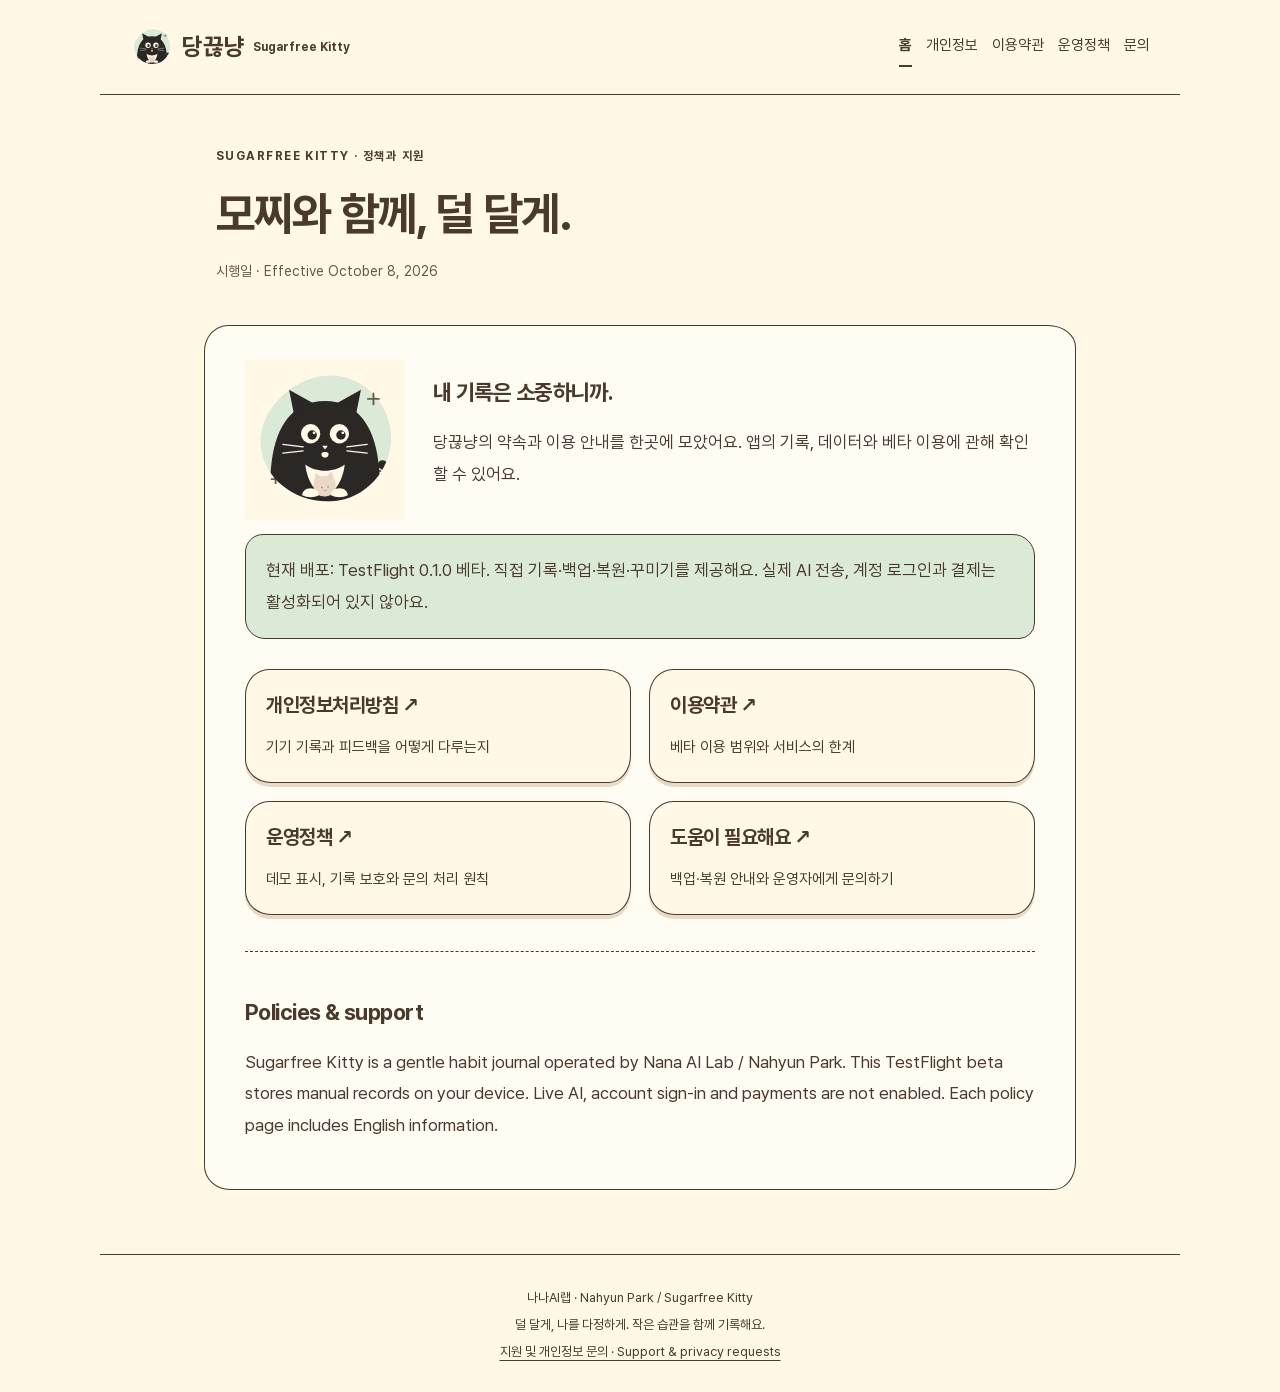
<file: index.html>
<!doctype html>
<html lang="ko"><head><meta charset="utf-8"><meta name="viewport" content="width=device-width,initial-scale=1"><meta name="color-scheme" content="light"><meta name="description" content="당끊냥 Sugarfree Kitty의 개인정보처리방침, 이용약관, 운영정책과 지원 안내."><title>모찌와 함께, 덜 달게. · 당끊냥</title><link rel="canonical" href="https://nahyun-park.github.io/sugarfree-kitty-support/"><link rel="icon" href="./assets/sugar-cat.svg"><link rel="stylesheet" href="./style.css"></head>
<body><a class="skip" href="#main">본문으로</a><header><a class="brand" href="./"><img src="./assets/sugar-cat.svg" width="44" height="44" alt="">당끊냥 <small>Sugarfree Kitty</small></a><nav aria-label="정책 메뉴"><a href="./" aria-current="page">홈</a><a href="./privacy/">개인정보</a><a href="./terms/">이용약관</a><a href="./operations/">운영정책</a><a href="./support/">문의</a></nav></header>
<main id="main"><div class="heading"><p class="eyebrow">SUGARFREE KITTY · 정책과 지원</p><h1>모찌와 함께, 덜 달게.</h1><p class="date">시행일 · Effective October 8, 2026</p></div><article><div class="welcome"><img src="./assets/sugar-cat.svg" width="160" height="160" alt="당끊냥 고양이 모찌"><div><h2>내 기록은 소중하니까.</h2><p>당끊냥의 약속과 이용 안내를 한곳에 모았어요. 앱의 기록, 데이터와 베타 이용에 관해 확인할 수 있어요.</p></div></div><p class="callout">현재 배포: TestFlight 0.1.0 베타. 직접 기록·백업·복원·꾸미기를 제공해요. 실제 AI 전송, 계정 로그인과 결제는 활성화되어 있지 않아요.</p><div class="cards"><a href="privacy/"><h2>개인정보처리방침 ↗</h2><p>기기 기록과 피드백을 어떻게 다루는지</p></a><a href="terms/"><h2>이용약관 ↗</h2><p>베타 이용 범위와 서비스의 한계</p></a><a href="operations/"><h2>운영정책 ↗</h2><p>데모 표시, 기록 보호와 문의 처리 원칙</p></a><a href="support/"><h2>도움이 필요해요 ↗</h2><p>백업·복원 안내와 운영자에게 문의하기</p></a></div><section lang="en"><h2>Policies & support</h2><p>Sugarfree Kitty is a gentle habit journal operated by Nana AI Lab / Nahyun Park. This TestFlight beta stores manual records on your device. Live AI, account sign-in and payments are not enabled. Each policy page includes English information.</p></section></article></main>
<footer><p>나나AI랩 · Nahyun Park / Sugarfree Kitty</p><p>덜 달게, 나를 다정하게. 작은 습관을 함께 기록해요.</p><a href="./support/">지원 및 개인정보 문의 · Support & privacy requests</a></footer></body></html>
</file>
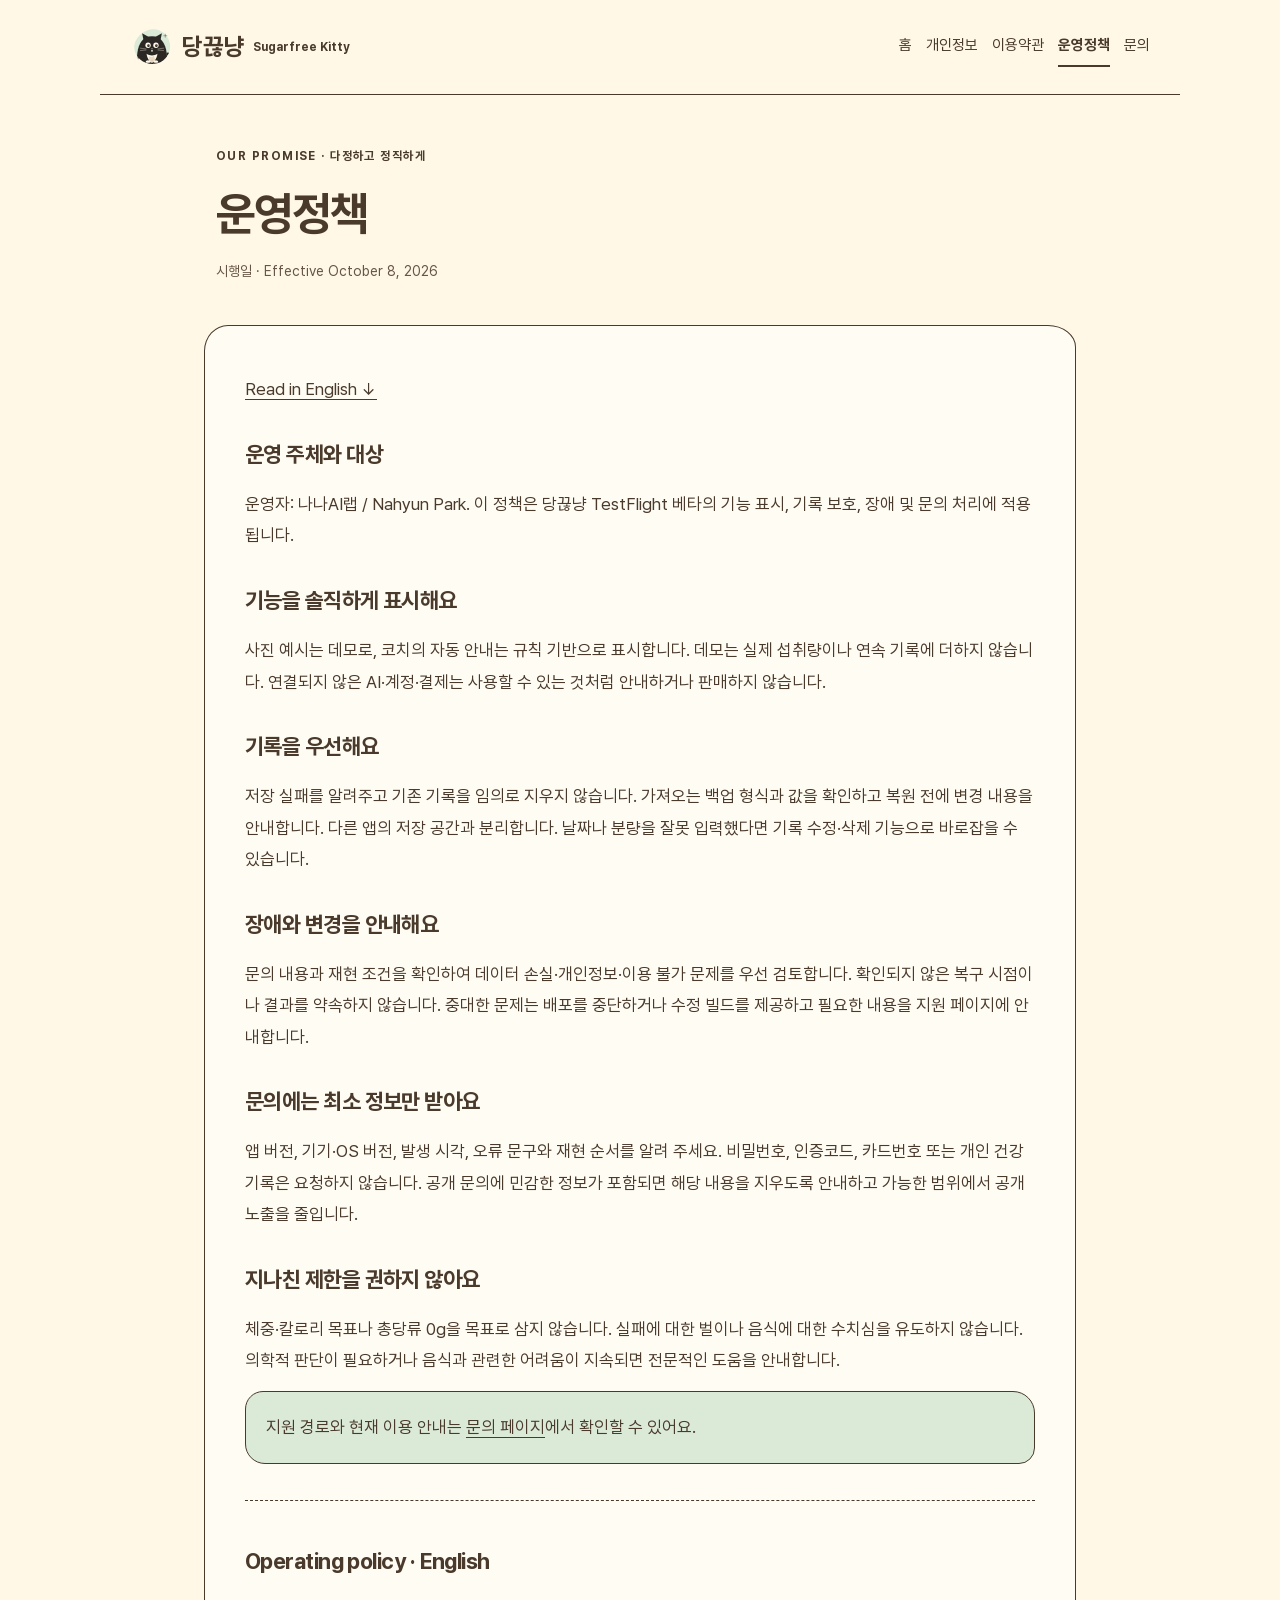
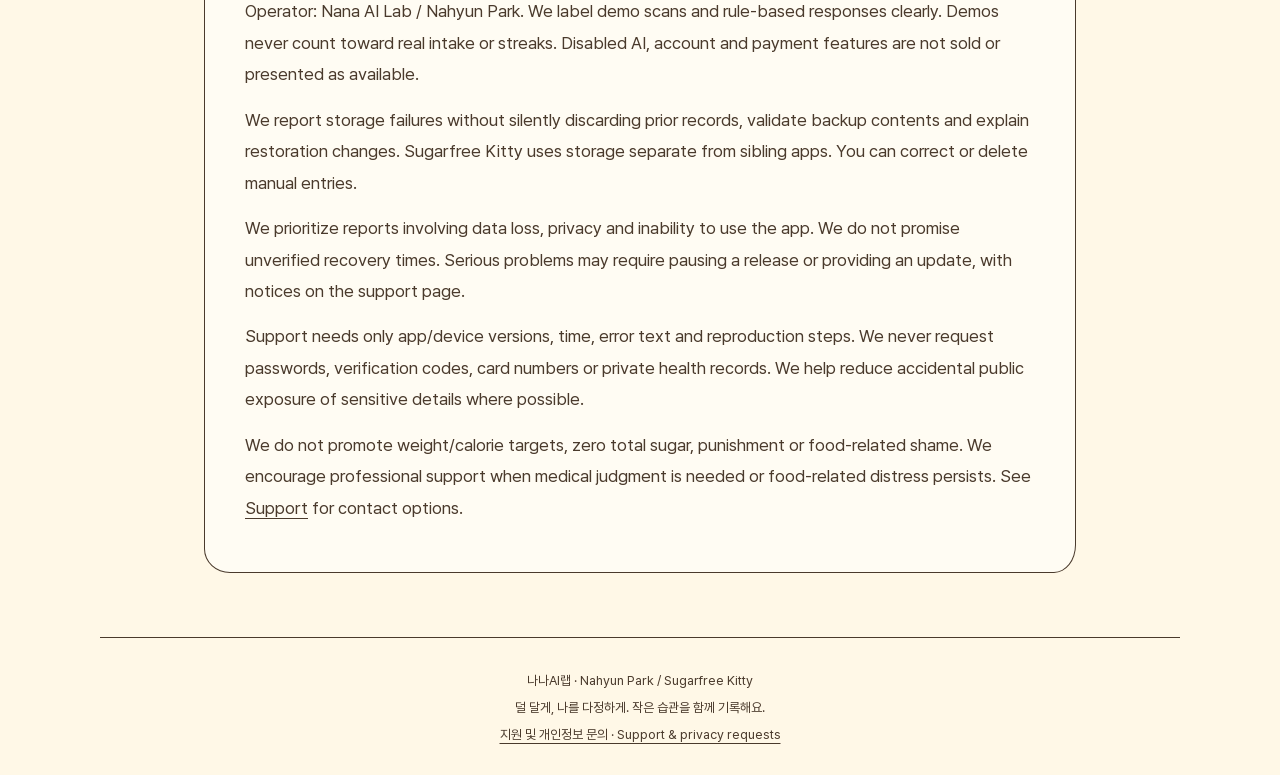
<file: operations/index.html>
<!doctype html>
<html lang="ko"><head><meta charset="utf-8"><meta name="viewport" content="width=device-width,initial-scale=1"><meta name="color-scheme" content="light"><meta name="description" content="당끊냥 Sugarfree Kitty의 개인정보처리방침, 이용약관, 운영정책과 지원 안내."><title>운영정책 · 당끊냥</title><link rel="canonical" href="https://nahyun-park.github.io/sugarfree-kitty-support/operations/"><link rel="icon" href="../assets/sugar-cat.svg"><link rel="stylesheet" href="../style.css"></head>
<body><a class="skip" href="#main">본문으로</a><header><a class="brand" href="../"><img src="../assets/sugar-cat.svg" width="44" height="44" alt="">당끊냥 <small>Sugarfree Kitty</small></a><nav aria-label="정책 메뉴"><a href="../">홈</a><a href="../privacy/">개인정보</a><a href="../terms/">이용약관</a><a href="../operations/" aria-current="page">운영정책</a><a href="../support/">문의</a></nav></header>
<main id="main"><div class="heading"><p class="eyebrow">OUR PROMISE · 다정하고 정직하게</p><h1>운영정책</h1><p class="date">시행일 · Effective October 8, 2026</p></div><article><p><a href="#en" lang="en">Read in English ↓</a></p><h2>운영 주체와 대상</h2><p>운영자: 나나AI랩 / Nahyun Park. 이 정책은 당끊냥 TestFlight 베타의 기능 표시, 기록 보호, 장애 및 문의 처리에 적용됩니다.</p><h2>기능을 솔직하게 표시해요</h2><p>사진 예시는 데모로, 코치의 자동 안내는 규칙 기반으로 표시합니다. 데모는 실제 섭취량이나 연속 기록에 더하지 않습니다. 연결되지 않은 AI·계정·결제는 사용할 수 있는 것처럼 안내하거나 판매하지 않습니다.</p><h2>기록을 우선해요</h2><p>저장 실패를 알려주고 기존 기록을 임의로 지우지 않습니다. 가져오는 백업 형식과 값을 확인하고 복원 전에 변경 내용을 안내합니다. 다른 앱의 저장 공간과 분리합니다. 날짜나 분량을 잘못 입력했다면 기록 수정·삭제 기능으로 바로잡을 수 있습니다.</p><h2>장애와 변경을 안내해요</h2><p>문의 내용과 재현 조건을 확인하여 데이터 손실·개인정보·이용 불가 문제를 우선 검토합니다. 확인되지 않은 복구 시점이나 결과를 약속하지 않습니다. 중대한 문제는 배포를 중단하거나 수정 빌드를 제공하고 필요한 내용을 지원 페이지에 안내합니다.</p><h2>문의에는 최소 정보만 받아요</h2><p>앱 버전, 기기·OS 버전, 발생 시각, 오류 문구와 재현 순서를 알려 주세요. 비밀번호, 인증코드, 카드번호 또는 개인 건강 기록은 요청하지 않습니다. 공개 문의에 민감한 정보가 포함되면 해당 내용을 지우도록 안내하고 가능한 범위에서 공개 노출을 줄입니다.</p><h2>지나친 제한을 권하지 않아요</h2><p>체중·칼로리 목표나 총당류 0g을 목표로 삼지 않습니다. 실패에 대한 벌이나 음식에 대한 수치심을 유도하지 않습니다. 의학적 판단이 필요하거나 음식과 관련한 어려움이 지속되면 전문적인 도움을 안내합니다.</p><p class="callout">지원 경로와 현재 이용 안내는 <a href="../support/">문의 페이지</a>에서 확인할 수 있어요.</p><section lang="en" id="en"><h2>Operating policy · English</h2><p>Operator: Nana AI Lab / Nahyun Park. We label demo scans and rule-based responses clearly. Demos never count toward real intake or streaks. Disabled AI, account and payment features are not sold or presented as available.</p><p>We report storage failures without silently discarding prior records, validate backup contents and explain restoration changes. Sugarfree Kitty uses storage separate from sibling apps. You can correct or delete manual entries.</p><p>We prioritize reports involving data loss, privacy and inability to use the app. We do not promise unverified recovery times. Serious problems may require pausing a release or providing an update, with notices on the support page.</p><p>Support needs only app/device versions, time, error text and reproduction steps. We never request passwords, verification codes, card numbers or private health records. We help reduce accidental public exposure of sensitive details where possible.</p><p>We do not promote weight/calorie targets, zero total sugar, punishment or food-related shame. We encourage professional support when medical judgment is needed or food-related distress persists. See <a href="../support/">Support</a> for contact options.</p></section></article></main>
<footer><p>나나AI랩 · Nahyun Park / Sugarfree Kitty</p><p>덜 달게, 나를 다정하게. 작은 습관을 함께 기록해요.</p><a href="../support/">지원 및 개인정보 문의 · Support & privacy requests</a></footer></body></html>
</file>
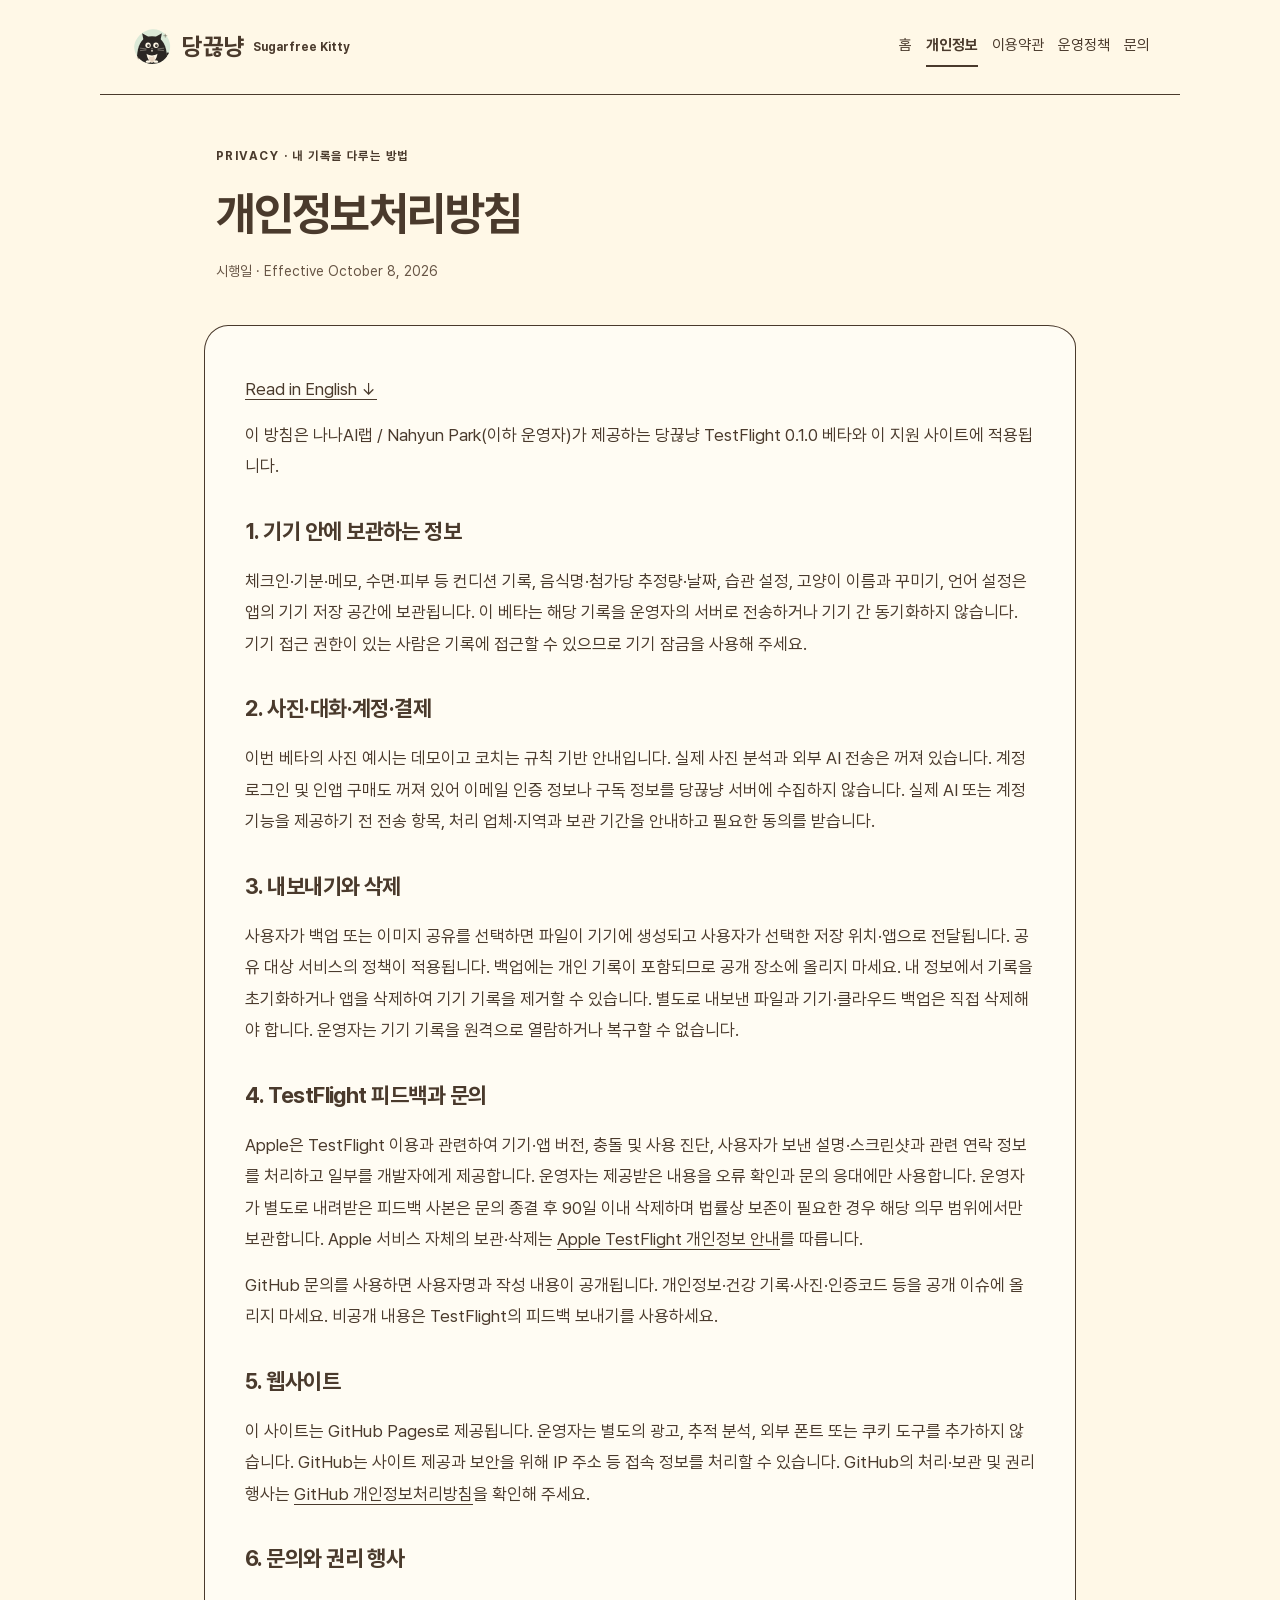
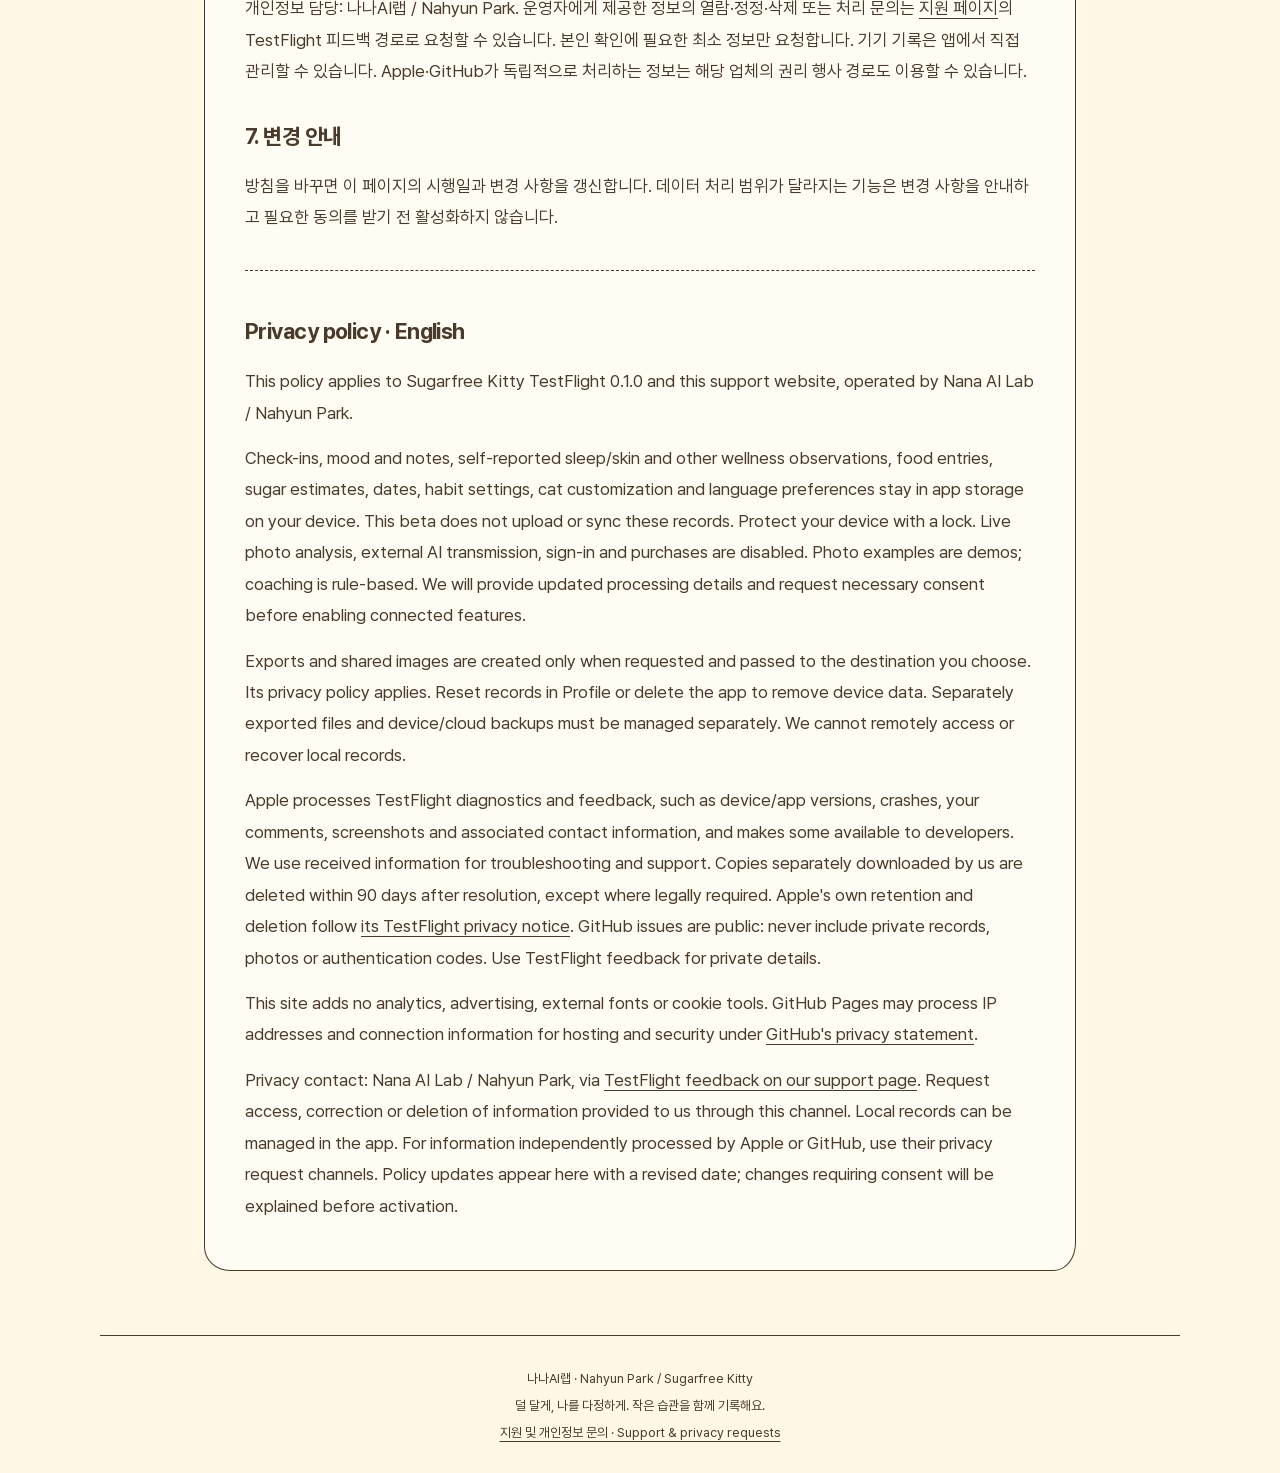
<file: privacy/index.html>
<!doctype html>
<html lang="ko"><head><meta charset="utf-8"><meta name="viewport" content="width=device-width,initial-scale=1"><meta name="color-scheme" content="light"><meta name="description" content="당끊냥 Sugarfree Kitty의 개인정보처리방침, 이용약관, 운영정책과 지원 안내."><title>개인정보처리방침 · 당끊냥</title><link rel="canonical" href="https://nahyun-park.github.io/sugarfree-kitty-support/privacy/"><link rel="icon" href="../assets/sugar-cat.svg"><link rel="stylesheet" href="../style.css"></head>
<body><a class="skip" href="#main">본문으로</a><header><a class="brand" href="../"><img src="../assets/sugar-cat.svg" width="44" height="44" alt="">당끊냥 <small>Sugarfree Kitty</small></a><nav aria-label="정책 메뉴"><a href="../">홈</a><a href="../privacy/" aria-current="page">개인정보</a><a href="../terms/">이용약관</a><a href="../operations/">운영정책</a><a href="../support/">문의</a></nav></header>
<main id="main"><div class="heading"><p class="eyebrow">PRIVACY · 내 기록을 다루는 방법</p><h1>개인정보처리방침</h1><p class="date">시행일 · Effective October 8, 2026</p></div><article><p><a href="#en" lang="en">Read in English ↓</a></p><p>이 방침은 나나AI랩 / Nahyun Park(이하 운영자)가 제공하는 당끊냥 TestFlight 0.1.0 베타와 이 지원 사이트에 적용됩니다.</p><h2>1. 기기 안에 보관하는 정보</h2><p>체크인·기분·메모, 수면·피부 등 컨디션 기록, 음식명·첨가당 추정량·날짜, 습관 설정, 고양이 이름과 꾸미기, 언어 설정은 앱의 기기 저장 공간에 보관됩니다. 이 베타는 해당 기록을 운영자의 서버로 전송하거나 기기 간 동기화하지 않습니다. 기기 접근 권한이 있는 사람은 기록에 접근할 수 있으므로 기기 잠금을 사용해 주세요.</p><h2>2. 사진·대화·계정·결제</h2><p>이번 베타의 사진 예시는 데모이고 코치는 규칙 기반 안내입니다. 실제 사진 분석과 외부 AI 전송은 꺼져 있습니다. 계정 로그인 및 인앱 구매도 꺼져 있어 이메일 인증 정보나 구독 정보를 당끊냥 서버에 수집하지 않습니다. 실제 AI 또는 계정 기능을 제공하기 전 전송 항목, 처리 업체·지역과 보관 기간을 안내하고 필요한 동의를 받습니다.</p><h2>3. 내보내기와 삭제</h2><p>사용자가 백업 또는 이미지 공유를 선택하면 파일이 기기에 생성되고 사용자가 선택한 저장 위치·앱으로 전달됩니다. 공유 대상 서비스의 정책이 적용됩니다. 백업에는 개인 기록이 포함되므로 공개 장소에 올리지 마세요. 내 정보에서 기록을 초기화하거나 앱을 삭제하여 기기 기록을 제거할 수 있습니다. 별도로 내보낸 파일과 기기·클라우드 백업은 직접 삭제해야 합니다. 운영자는 기기 기록을 원격으로 열람하거나 복구할 수 없습니다.</p><h2>4. TestFlight 피드백과 문의</h2><p>Apple은 TestFlight 이용과 관련하여 기기·앱 버전, 충돌 및 사용 진단, 사용자가 보낸 설명·스크린샷과 관련 연락 정보를 처리하고 일부를 개발자에게 제공합니다. 운영자는 제공받은 내용을 오류 확인과 문의 응대에만 사용합니다. 운영자가 별도로 내려받은 피드백 사본은 문의 종결 후 90일 이내 삭제하며 법률상 보존이 필요한 경우 해당 의무 범위에서만 보관합니다. Apple 서비스 자체의 보관·삭제는 <a href="https://www.apple.com/legal/privacy/data/en/test-flight/">Apple TestFlight 개인정보 안내</a>를 따릅니다.</p><p>GitHub 문의를 사용하면 사용자명과 작성 내용이 공개됩니다. 개인정보·건강 기록·사진·인증코드 등을 공개 이슈에 올리지 마세요. 비공개 내용은 TestFlight의 피드백 보내기를 사용하세요.</p><h2>5. 웹사이트</h2><p>이 사이트는 GitHub Pages로 제공됩니다. 운영자는 별도의 광고, 추적 분석, 외부 폰트 또는 쿠키 도구를 추가하지 않습니다. GitHub는 사이트 제공과 보안을 위해 IP 주소 등 접속 정보를 처리할 수 있습니다. GitHub의 처리·보관 및 권리 행사는 <a href="https://docs.github.com/en/site-policy/privacy-policies/github-general-privacy-statement">GitHub 개인정보처리방침</a>을 확인해 주세요.</p><h2>6. 문의와 권리 행사</h2><p>개인정보 담당: 나나AI랩 / Nahyun Park. 운영자에게 제공한 정보의 열람·정정·삭제 또는 처리 문의는 <a href="../support/">지원 페이지</a>의 TestFlight 피드백 경로로 요청할 수 있습니다. 본인 확인에 필요한 최소 정보만 요청합니다. 기기 기록은 앱에서 직접 관리할 수 있습니다. Apple·GitHub가 독립적으로 처리하는 정보는 해당 업체의 권리 행사 경로도 이용할 수 있습니다.</p><h2>7. 변경 안내</h2><p>방침을 바꾸면 이 페이지의 시행일과 변경 사항을 갱신합니다. 데이터 처리 범위가 달라지는 기능은 변경 사항을 안내하고 필요한 동의를 받기 전 활성화하지 않습니다.</p><section lang="en" id="en"><h2>Privacy policy · English</h2><p>This policy applies to Sugarfree Kitty TestFlight 0.1.0 and this support website, operated by Nana AI Lab / Nahyun Park.</p><p>Check-ins, mood and notes, self-reported sleep/skin and other wellness observations, food entries, sugar estimates, dates, habit settings, cat customization and language preferences stay in app storage on your device. This beta does not upload or sync these records. Protect your device with a lock. Live photo analysis, external AI transmission, sign-in and purchases are disabled. Photo examples are demos; coaching is rule-based. We will provide updated processing details and request necessary consent before enabling connected features.</p><p>Exports and shared images are created only when requested and passed to the destination you choose. Its privacy policy applies. Reset records in Profile or delete the app to remove device data. Separately exported files and device/cloud backups must be managed separately. We cannot remotely access or recover local records.</p><p>Apple processes TestFlight diagnostics and feedback, such as device/app versions, crashes, your comments, screenshots and associated contact information, and makes some available to developers. We use received information for troubleshooting and support. Copies separately downloaded by us are deleted within 90 days after resolution, except where legally required. Apple's own retention and deletion follow <a href="https://www.apple.com/legal/privacy/data/en/test-flight/">its TestFlight privacy notice</a>. GitHub issues are public: never include private records, photos or authentication codes. Use TestFlight feedback for private details.</p><p>This site adds no analytics, advertising, external fonts or cookie tools. GitHub Pages may process IP addresses and connection information for hosting and security under <a href="https://docs.github.com/en/site-policy/privacy-policies/github-general-privacy-statement">GitHub's privacy statement</a>.</p><p>Privacy contact: Nana AI Lab / Nahyun Park, via <a href="../support/">TestFlight feedback on our support page</a>. Request access, correction or deletion of information provided to us through this channel. Local records can be managed in the app. For information independently processed by Apple or GitHub, use their privacy request channels. Policy updates appear here with a revised date; changes requiring consent will be explained before activation.</p></section></article></main>
<footer><p>나나AI랩 · Nahyun Park / Sugarfree Kitty</p><p>덜 달게, 나를 다정하게. 작은 습관을 함께 기록해요.</p><a href="../support/">지원 및 개인정보 문의 · Support & privacy requests</a></footer></body></html>
</file>
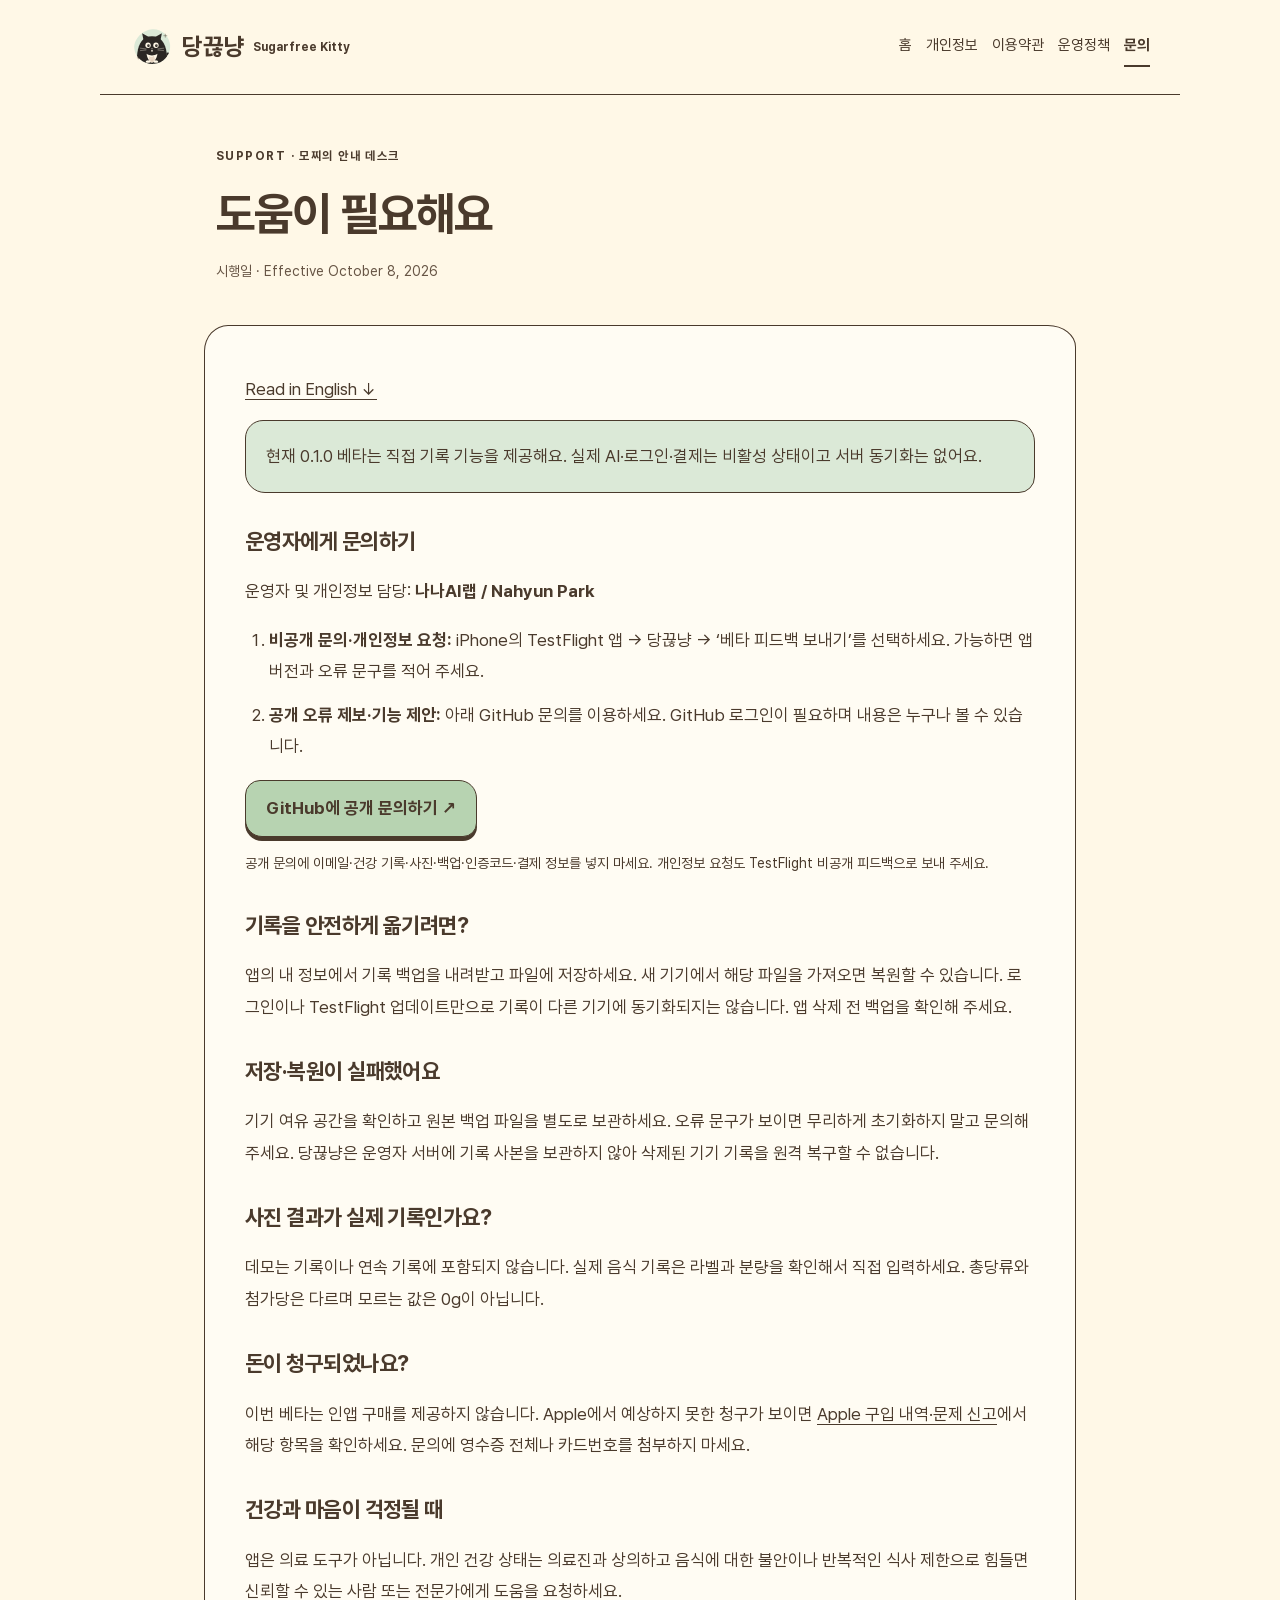
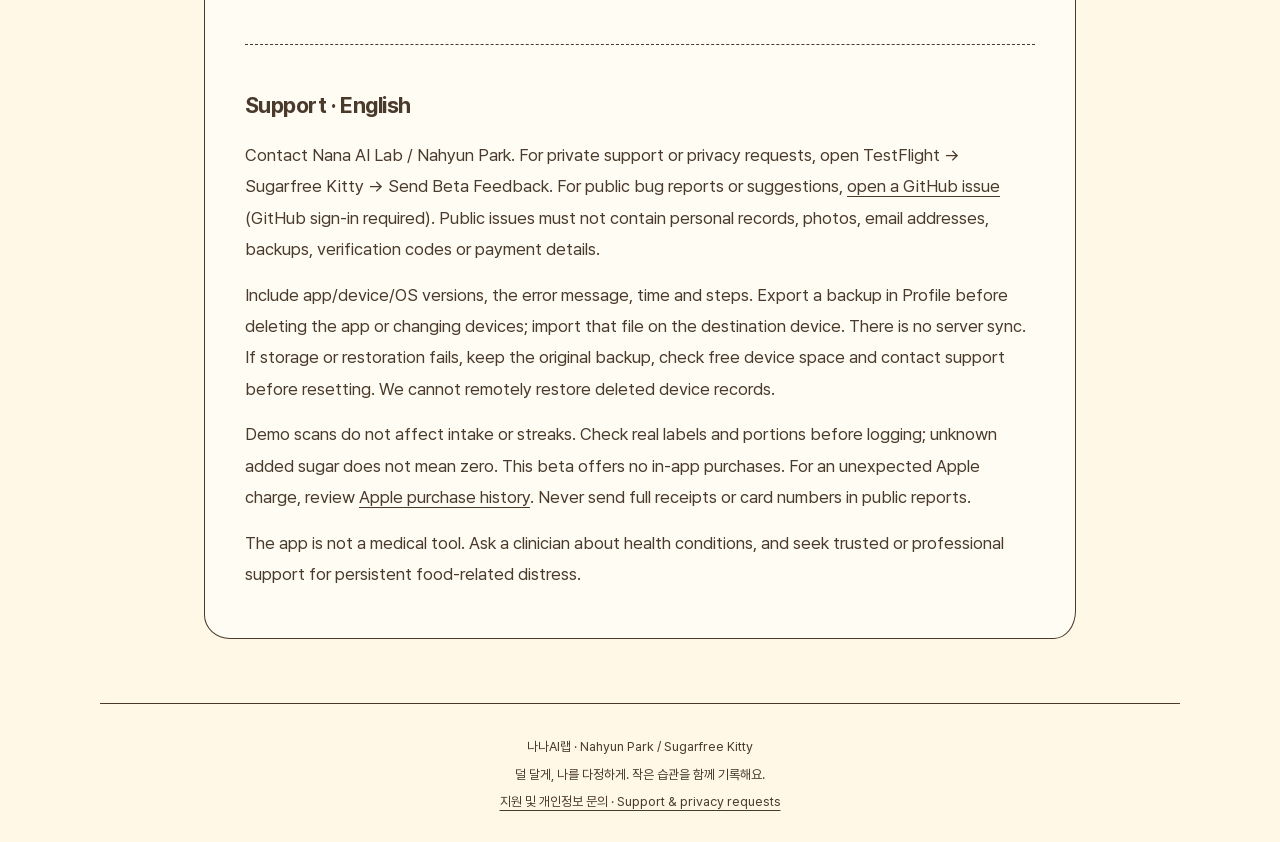
<file: support/index.html>
<!doctype html>
<html lang="ko"><head><meta charset="utf-8"><meta name="viewport" content="width=device-width,initial-scale=1"><meta name="color-scheme" content="light"><meta name="description" content="당끊냥 Sugarfree Kitty의 개인정보처리방침, 이용약관, 운영정책과 지원 안내."><title>도움이 필요해요 · 당끊냥</title><link rel="canonical" href="https://nahyun-park.github.io/sugarfree-kitty-support/support/"><link rel="icon" href="../assets/sugar-cat.svg"><link rel="stylesheet" href="../style.css"></head>
<body><a class="skip" href="#main">본문으로</a><header><a class="brand" href="../"><img src="../assets/sugar-cat.svg" width="44" height="44" alt="">당끊냥 <small>Sugarfree Kitty</small></a><nav aria-label="정책 메뉴"><a href="../">홈</a><a href="../privacy/">개인정보</a><a href="../terms/">이용약관</a><a href="../operations/">운영정책</a><a href="../support/" aria-current="page">문의</a></nav></header>
<main id="main"><div class="heading"><p class="eyebrow">SUPPORT · 모찌의 안내 데스크</p><h1>도움이 필요해요</h1><p class="date">시행일 · Effective October 8, 2026</p></div><article><p><a href="#en" lang="en">Read in English ↓</a></p><p class="callout">현재 0.1.0 베타는 직접 기록 기능을 제공해요. 실제 AI·로그인·결제는 비활성 상태이고 서버 동기화는 없어요.</p><h2>운영자에게 문의하기</h2><p>운영자 및 개인정보 담당: <strong>나나AI랩 / Nahyun Park</strong></p><ol><li><strong>비공개 문의·개인정보 요청:</strong> iPhone의 TestFlight 앱 → 당끊냥 → ‘베타 피드백 보내기’를 선택하세요. 가능하면 앱 버전과 오류 문구를 적어 주세요.</li><li><strong>공개 오류 제보·기능 제안:</strong> 아래 GitHub 문의를 이용하세요. GitHub 로그인이 필요하며 내용은 누구나 볼 수 있습니다.</li></ol><p><a class="button" href="https://github.com/Nahyun-Park/sugarfree-kitty-support/issues/new/choose">GitHub에 공개 문의하기 ↗</a></p><p class="micro">공개 문의에 이메일·건강 기록·사진·백업·인증코드·결제 정보를 넣지 마세요. 개인정보 요청도 TestFlight 비공개 피드백으로 보내 주세요.</p><h2>기록을 안전하게 옮기려면?</h2><p>앱의 내 정보에서 기록 백업을 내려받고 파일에 저장하세요. 새 기기에서 해당 파일을 가져오면 복원할 수 있습니다. 로그인이나 TestFlight 업데이트만으로 기록이 다른 기기에 동기화되지는 않습니다. 앱 삭제 전 백업을 확인해 주세요.</p><h2>저장·복원이 실패했어요</h2><p>기기 여유 공간을 확인하고 원본 백업 파일을 별도로 보관하세요. 오류 문구가 보이면 무리하게 초기화하지 말고 문의해 주세요. 당끊냥은 운영자 서버에 기록 사본을 보관하지 않아 삭제된 기기 기록을 원격 복구할 수 없습니다.</p><h2>사진 결과가 실제 기록인가요?</h2><p>데모는 기록이나 연속 기록에 포함되지 않습니다. 실제 음식 기록은 라벨과 분량을 확인해서 직접 입력하세요. 총당류와 첨가당은 다르며 모르는 값은 0g이 아닙니다.</p><h2>돈이 청구되었나요?</h2><p>이번 베타는 인앱 구매를 제공하지 않습니다. Apple에서 예상하지 못한 청구가 보이면 <a href="https://reportaproblem.apple.com/">Apple 구입 내역·문제 신고</a>에서 해당 항목을 확인하세요. 문의에 영수증 전체나 카드번호를 첨부하지 마세요.</p><h2>건강과 마음이 걱정될 때</h2><p>앱은 의료 도구가 아닙니다. 개인 건강 상태는 의료진과 상의하고 음식에 대한 불안이나 반복적인 식사 제한으로 힘들면 신뢰할 수 있는 사람 또는 전문가에게 도움을 요청하세요.</p><section lang="en" id="en"><h2>Support · English</h2><p>Contact Nana AI Lab / Nahyun Park. For private support or privacy requests, open TestFlight → Sugarfree Kitty → Send Beta Feedback. For public bug reports or suggestions, <a href="https://github.com/Nahyun-Park/sugarfree-kitty-support/issues/new/choose">open a GitHub issue</a> (GitHub sign-in required). Public issues must not contain personal records, photos, email addresses, backups, verification codes or payment details.</p><p>Include app/device/OS versions, the error message, time and steps. Export a backup in Profile before deleting the app or changing devices; import that file on the destination device. There is no server sync. If storage or restoration fails, keep the original backup, check free device space and contact support before resetting. We cannot remotely restore deleted device records.</p><p>Demo scans do not affect intake or streaks. Check real labels and portions before logging; unknown added sugar does not mean zero. This beta offers no in-app purchases. For an unexpected Apple charge, review <a href="https://reportaproblem.apple.com/">Apple purchase history</a>. Never send full receipts or card numbers in public reports.</p><p>The app is not a medical tool. Ask a clinician about health conditions, and seek trusted or professional support for persistent food-related distress.</p></section></article></main>
<footer><p>나나AI랩 · Nahyun Park / Sugarfree Kitty</p><p>덜 달게, 나를 다정하게. 작은 습관을 함께 기록해요.</p><a href="../support/">지원 및 개인정보 문의 · Support & privacy requests</a></footer></body></html>
</file>
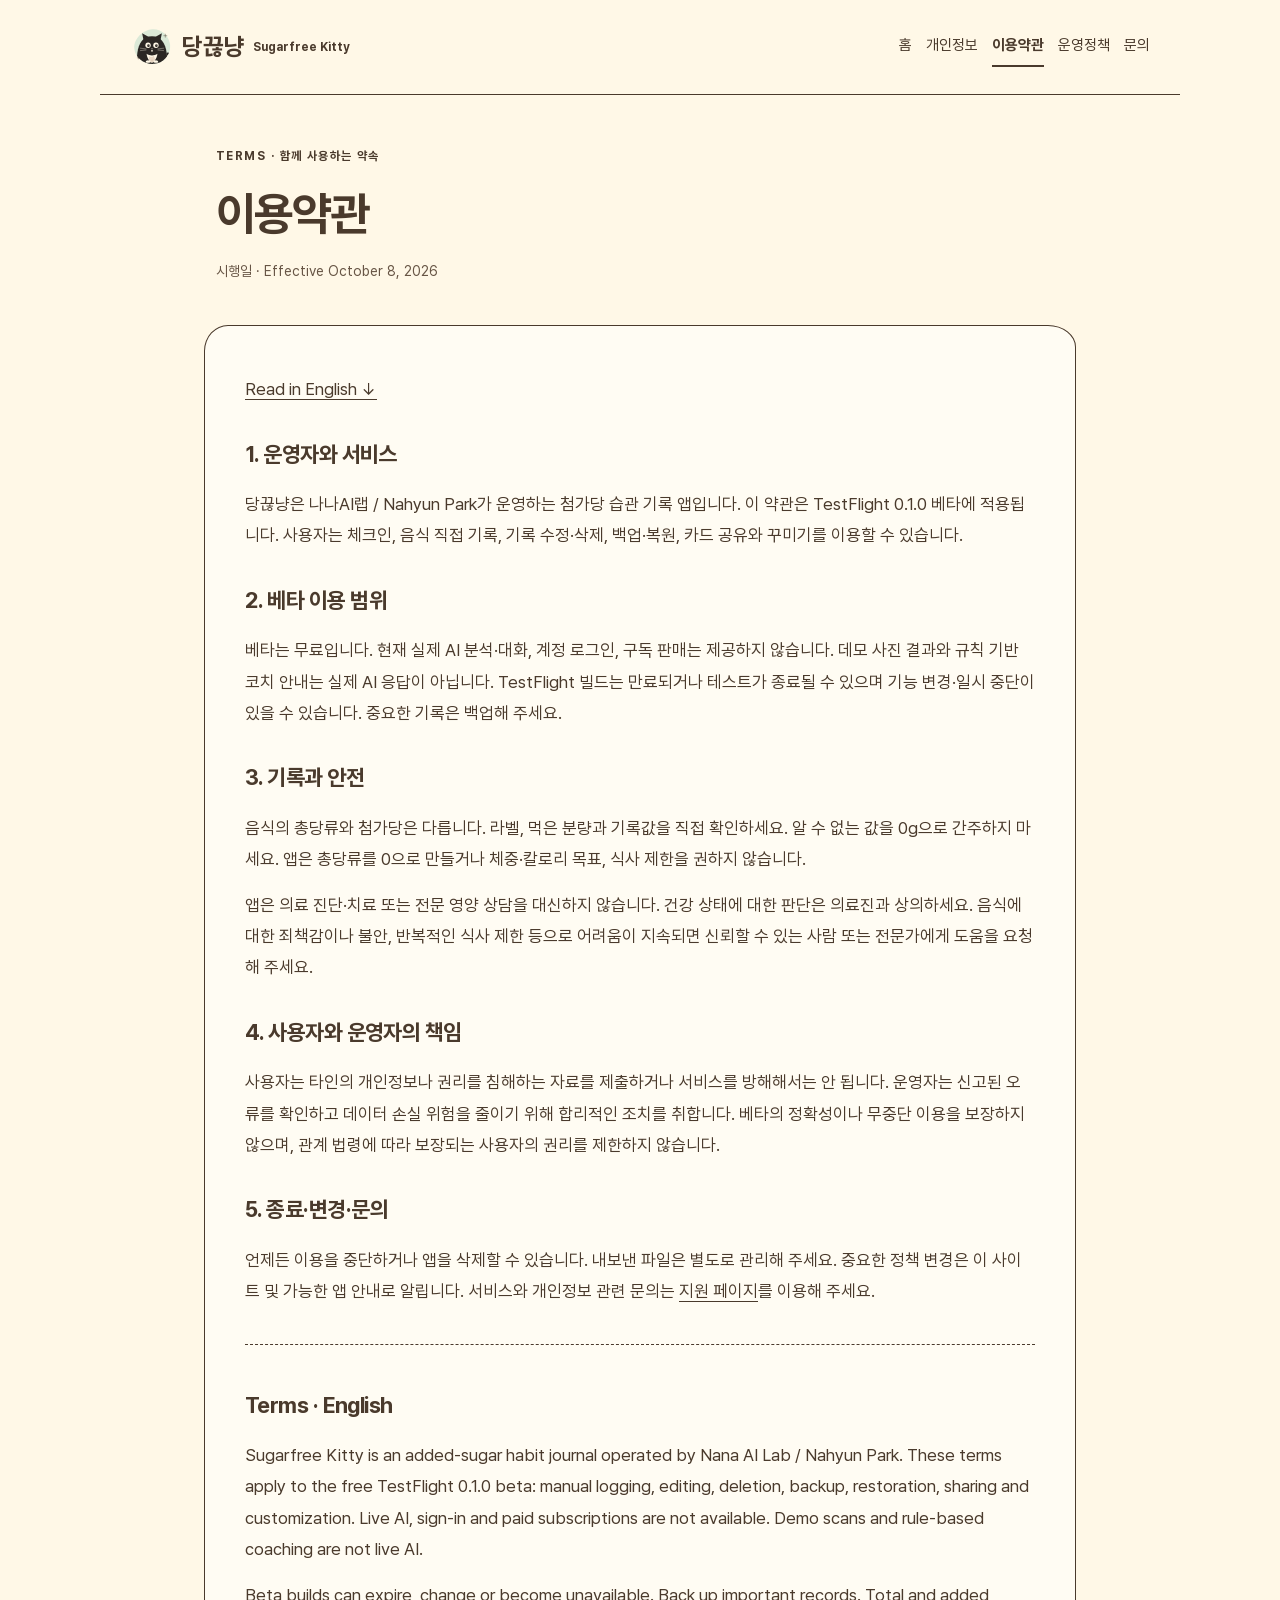
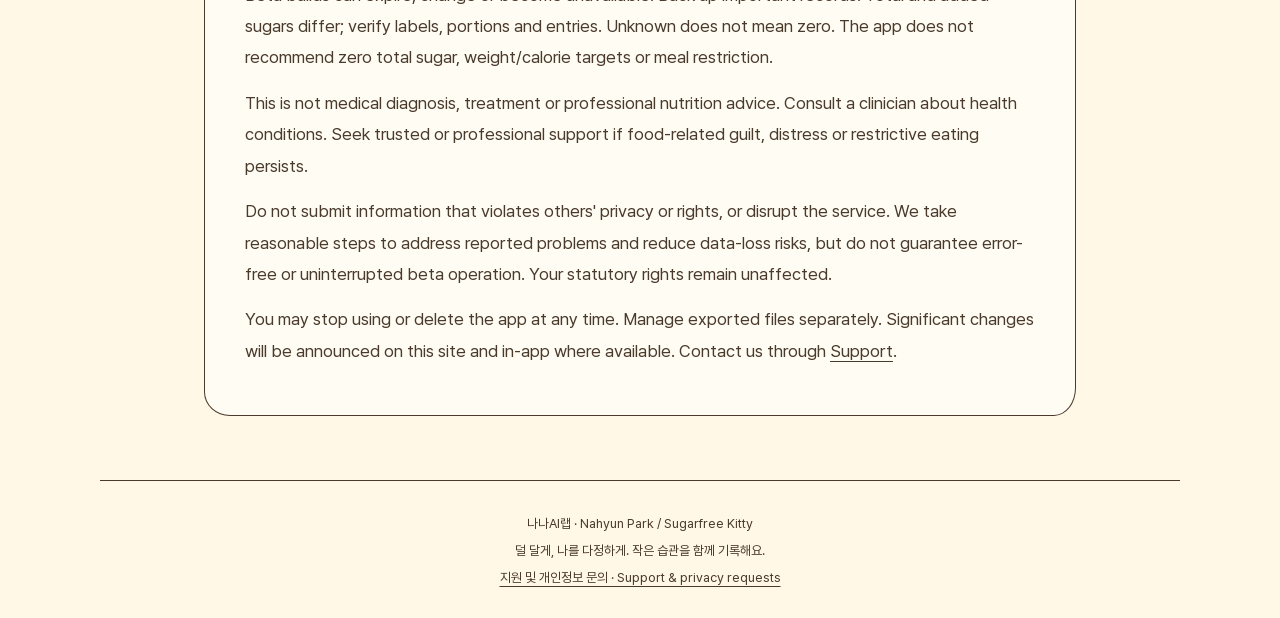
<file: terms/index.html>
<!doctype html>
<html lang="ko"><head><meta charset="utf-8"><meta name="viewport" content="width=device-width,initial-scale=1"><meta name="color-scheme" content="light"><meta name="description" content="당끊냥 Sugarfree Kitty의 개인정보처리방침, 이용약관, 운영정책과 지원 안내."><title>이용약관 · 당끊냥</title><link rel="canonical" href="https://nahyun-park.github.io/sugarfree-kitty-support/terms/"><link rel="icon" href="../assets/sugar-cat.svg"><link rel="stylesheet" href="../style.css"></head>
<body><a class="skip" href="#main">본문으로</a><header><a class="brand" href="../"><img src="../assets/sugar-cat.svg" width="44" height="44" alt="">당끊냥 <small>Sugarfree Kitty</small></a><nav aria-label="정책 메뉴"><a href="../">홈</a><a href="../privacy/">개인정보</a><a href="../terms/" aria-current="page">이용약관</a><a href="../operations/">운영정책</a><a href="../support/">문의</a></nav></header>
<main id="main"><div class="heading"><p class="eyebrow">TERMS · 함께 사용하는 약속</p><h1>이용약관</h1><p class="date">시행일 · Effective October 8, 2026</p></div><article><p><a href="#en" lang="en">Read in English ↓</a></p><h2>1. 운영자와 서비스</h2><p>당끊냥은 나나AI랩 / Nahyun Park가 운영하는 첨가당 습관 기록 앱입니다. 이 약관은 TestFlight 0.1.0 베타에 적용됩니다. 사용자는 체크인, 음식 직접 기록, 기록 수정·삭제, 백업·복원, 카드 공유와 꾸미기를 이용할 수 있습니다.</p><h2>2. 베타 이용 범위</h2><p>베타는 무료입니다. 현재 실제 AI 분석·대화, 계정 로그인, 구독 판매는 제공하지 않습니다. 데모 사진 결과와 규칙 기반 코치 안내는 실제 AI 응답이 아닙니다. TestFlight 빌드는 만료되거나 테스트가 종료될 수 있으며 기능 변경·일시 중단이 있을 수 있습니다. 중요한 기록은 백업해 주세요.</p><h2>3. 기록과 안전</h2><p>음식의 총당류와 첨가당은 다릅니다. 라벨, 먹은 분량과 기록값을 직접 확인하세요. 알 수 없는 값을 0g으로 간주하지 마세요. 앱은 총당류를 0으로 만들거나 체중·칼로리 목표, 식사 제한을 권하지 않습니다.</p><p>앱은 의료 진단·치료 또는 전문 영양 상담을 대신하지 않습니다. 건강 상태에 대한 판단은 의료진과 상의하세요. 음식에 대한 죄책감이나 불안, 반복적인 식사 제한 등으로 어려움이 지속되면 신뢰할 수 있는 사람 또는 전문가에게 도움을 요청해 주세요.</p><h2>4. 사용자와 운영자의 책임</h2><p>사용자는 타인의 개인정보나 권리를 침해하는 자료를 제출하거나 서비스를 방해해서는 안 됩니다. 운영자는 신고된 오류를 확인하고 데이터 손실 위험을 줄이기 위해 합리적인 조치를 취합니다. 베타의 정확성이나 무중단 이용을 보장하지 않으며, 관계 법령에 따라 보장되는 사용자의 권리를 제한하지 않습니다.</p><h2>5. 종료·변경·문의</h2><p>언제든 이용을 중단하거나 앱을 삭제할 수 있습니다. 내보낸 파일은 별도로 관리해 주세요. 중요한 정책 변경은 이 사이트 및 가능한 앱 안내로 알립니다. 서비스와 개인정보 관련 문의는 <a href="../support/">지원 페이지</a>를 이용해 주세요.</p><section lang="en" id="en"><h2>Terms · English</h2><p>Sugarfree Kitty is an added-sugar habit journal operated by Nana AI Lab / Nahyun Park. These terms apply to the free TestFlight 0.1.0 beta: manual logging, editing, deletion, backup, restoration, sharing and customization. Live AI, sign-in and paid subscriptions are not available. Demo scans and rule-based coaching are not live AI.</p><p>Beta builds can expire, change or become unavailable. Back up important records. Total and added sugars differ; verify labels, portions and entries. Unknown does not mean zero. The app does not recommend zero total sugar, weight/calorie targets or meal restriction.</p><p>This is not medical diagnosis, treatment or professional nutrition advice. Consult a clinician about health conditions. Seek trusted or professional support if food-related guilt, distress or restrictive eating persists.</p><p>Do not submit information that violates others' privacy or rights, or disrupt the service. We take reasonable steps to address reported problems and reduce data-loss risks, but do not guarantee error-free or uninterrupted beta operation. Your statutory rights remain unaffected.</p><p>You may stop using or delete the app at any time. Manage exported files separately. Significant changes will be announced on this site and in-app where available. Contact us through <a href="../support/">Support</a>.</p></section></article></main>
<footer><p>나나AI랩 · Nahyun Park / Sugarfree Kitty</p><p>덜 달게, 나를 다정하게. 작은 습관을 함께 기록해요.</p><a href="../support/">지원 및 개인정보 문의 · Support & privacy requests</a></footer></body></html>
</file>
<file: style.css>
@font-face{font-family:Pretendard;src:url('assets/Pretendard-Regular.subset.woff2') format('woff2');font-weight:400;font-display:swap}@font-face{font-family:Pretendard;src:url('assets/Pretendard-Bold.subset.woff2') format('woff2');font-weight:700;font-display:swap}
:root{--cream:#fff8e7;--cocoa:#4a3a2c;--sage:#b7d3b1;--milk:#fffcf3;--sand:#ead9c6;--r-card:24px 28px 22px 26px / 26px 22px 28px 24px;color-scheme:light;font-family:Pretendard,-apple-system,system-ui,sans-serif;color:var(--cocoa);background:var(--cream)}*{box-sizing:border-box}body{margin:0;font-size:17px;line-height:1.85}a{color:inherit;text-underline-offset:4px}a:hover{color:#31552f}a:focus-visible{outline:3px solid #31552f;outline-offset:5px}header{max-width:1080px;margin:auto;padding:25px 30px;display:flex;align-items:center;justify-content:space-between;gap:20px;flex-wrap:wrap;border-bottom:1.6px solid var(--cocoa)}.brand{font-weight:700;font-size:24px;display:flex;align-items:center;gap:8px;text-decoration:none}.brand small{font-size:12px}.brand img{object-fit:contain}nav{display:flex;gap:14px;flex-wrap:wrap;font-size:15px}nav a{padding:5px 0;text-decoration:none}nav a[aria-current=page]{font-weight:700;border-bottom:2px solid var(--cocoa)}main{max-width:920px;margin:auto;padding:36px 24px 64px}.heading{padding:0 12px 26px}.eyebrow{font-size:12px;letter-spacing:.12em;font-weight:700}h1{font-size:clamp(30px,6vw,46px);letter-spacing:-.04em;line-height:1.3;margin:16px 0}h2{font-size:22px;line-height:1.5;letter-spacing:-.025em;margin-top:32px}p{margin:14px 0}.date,.micro{font-size:14px}.date{color:#675545}article{padding:34px 40px;background:var(--milk);border:1.6px solid var(--cocoa);border-radius:var(--r-card)}article>h2:first-child{margin-top:0}.welcome{display:flex;gap:28px;align-items:center}.welcome h2{margin-top:0}.welcome img{flex-shrink:0}.callout{background:#dbe9d7;border:1.6px solid var(--cocoa);border-radius:18px 22px 16px 20px;padding:20px}.cards{display:grid;grid-template-columns:1fr 1fr;gap:18px;margin:30px 0}.cards>a{padding:20px;border:1.6px solid var(--cocoa);border-radius:var(--r-card);text-decoration:none;background:var(--cream);box-shadow:0 4px 0 var(--sand)}.cards h2{margin:0;font-size:20px}.cards p{font-size:15px;margin-bottom:0}.button{display:inline-block;border:1.6px solid var(--cocoa);border-radius:15px 18px 14px 17px;background:var(--sage);padding:12px 20px;box-shadow:0 4px 0 var(--cocoa);text-decoration:none;font-weight:700}section[lang=en]{border-top:1.6px dashed var(--cocoa);margin-top:36px;padding-top:12px;scroll-margin-top:20px}footer{max-width:1080px;margin:auto;border-top:1.6px solid var(--cocoa);padding:28px;font-size:13px;text-align:center}footer p{margin:3px}.skip{position:absolute;left:16px;top:-100px;background:var(--milk);padding:12px;z-index:10}.skip:focus{top:8px}li{margin:12px 0}ol{padding-left:24px}@media(max-width:600px){header{padding:18px 20px;gap:12px}.brand{font-size:22px}nav{gap:15px;font-size:14px}main{padding:24px 16px 40px}article{padding:22px 20px}body{font-size:16px}.welcome{flex-direction:column;gap:10px;align-items:flex-start}.welcome img{width:100px;height:100px}.cards{grid-template-columns:1fr}.callout{padding:16px}h2{font-size:20px}}@media(prefers-reduced-motion:reduce){*{scroll-behavior:auto}}@media print{header,footer,.skip{display:none}article{border:0;padding:0}body{background:white}a{color:black}}
</file>
